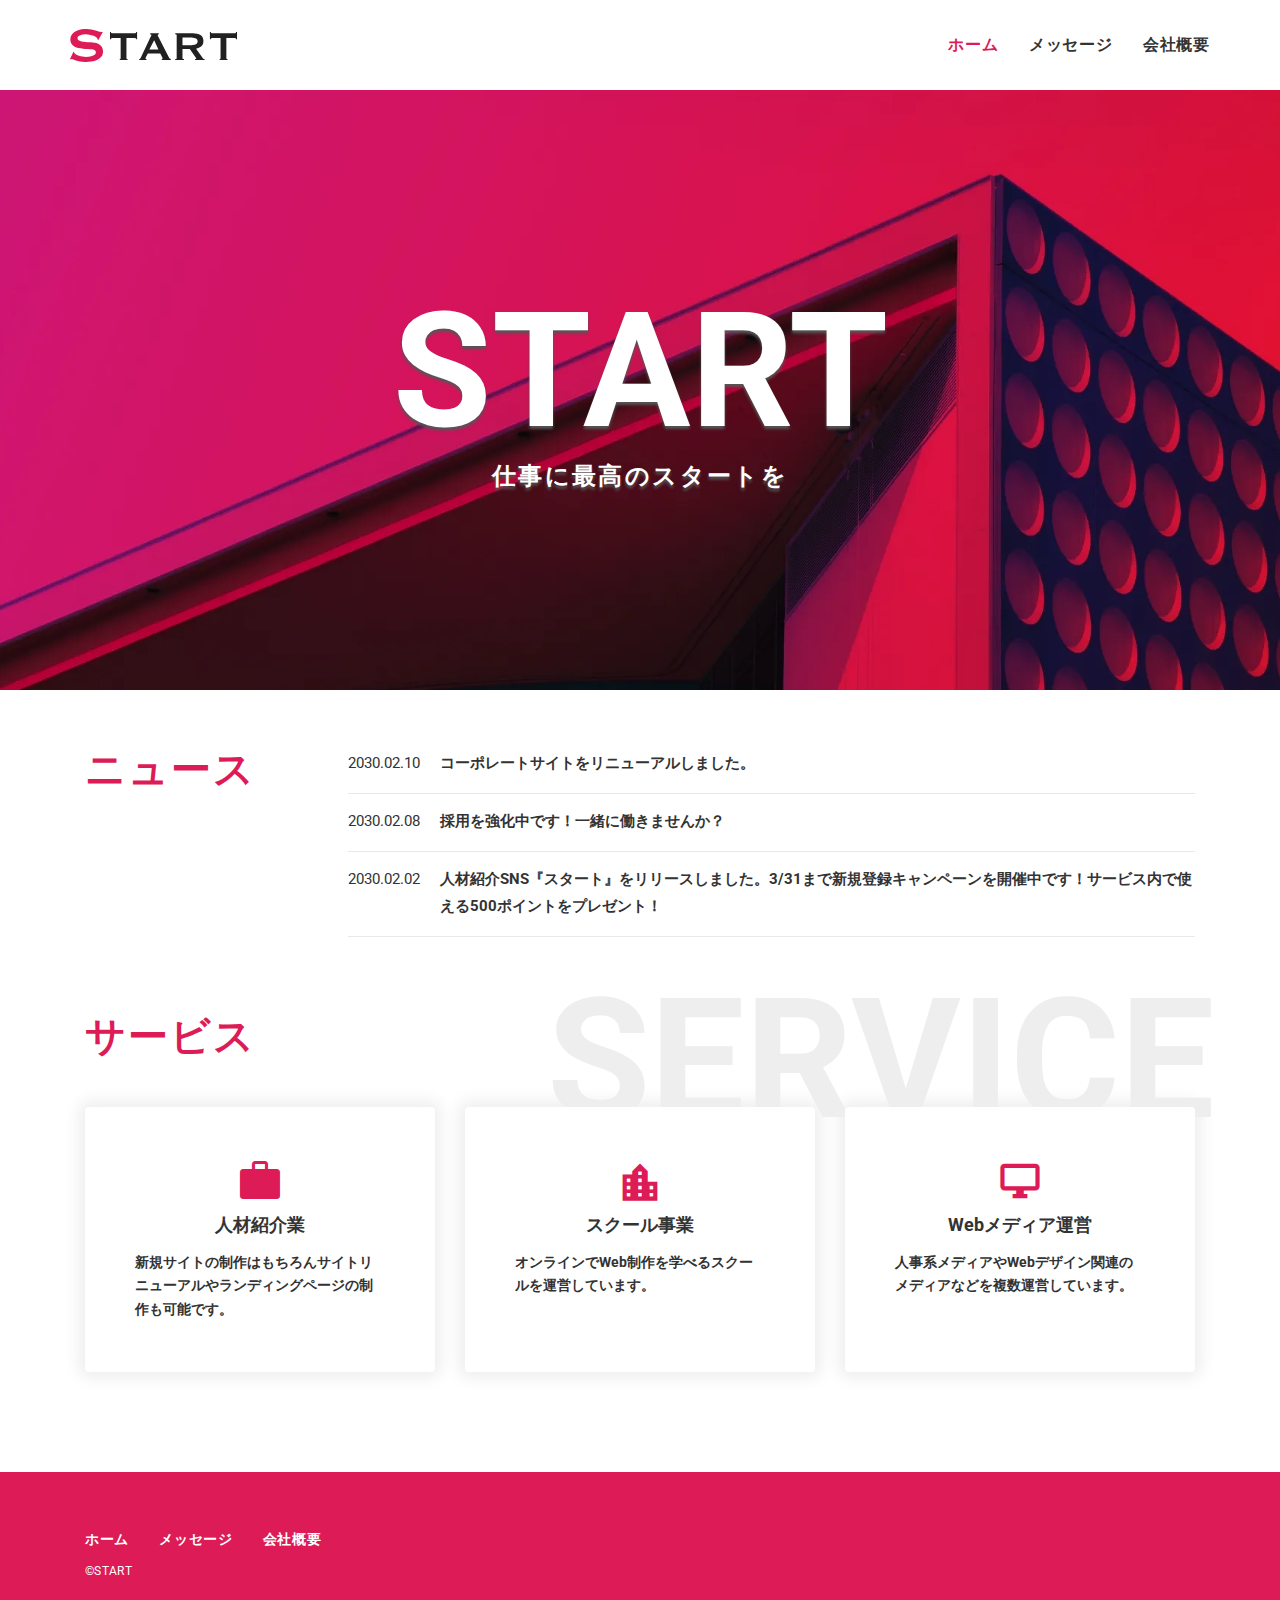
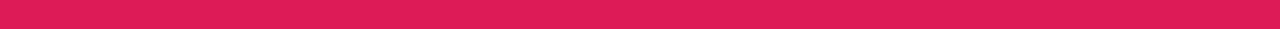
<file: index.html>
<!DOCTYPE html>
<html lang="ja">

<head>
  <meta charset="UTF-8">
  <meta name="viewport" content="width=device-width, initial-scale=1.0">
  <title>START</title>
  <link rel="stylesheet" href="style.css">
  <link rel="stylesheet" href="index.css">
  <link rel="icon" href="icon.webp">
<link rel="stylesheet" href="https://fonts.googleapis.com/css2?family=Material+Symbols+Outlined:opsz,wght,FILL,GRAD@20..48,100..700,0..1,-50..200" />

  <link rel="preconnect" href="https://fonts.googleapis.com">
<link rel="preconnect" href="https://fonts.gstatic.com" crossorigin>
<link href="https://fonts.googleapis.com/css2?family=Roboto:wght@400;700&display=swap" rel="stylesheet">

  </script>
</head>

<body>
  <header class="header">
    <a href="index.html"><img class="logo" src="logo (2).svg" alt="START"></a>
    <div class="menu">
      <i class="line"></i>
      <i class="line"></i>
      <i class="line"></i>
      </div>
      <nav class="sp-nav">
        <ul class="sp-nav__list">
          <li class="sp-nav__link sp-nav__link--active"><a href="index.html">ホーム</a></li>
          <li class="sp-nav__link"><a href="message.html">メッセージ</a></li>
          <li class="sp-nav__link"><a href="company.html">会社概要</a></li>
        </ul>
      </nav>
        <nav>
          <ul class="gnav__list">
            <li class="gnav__link gnav__link--active"><a href="index.html">ホーム</a></li>
            <li class="gnav__link"><a href="message.html">メッセージ</a></li>
            <li class="gnav__link"><a href="company.html">会社概要</a></li>
          </ul>
        </nav>
  </header>
  <main>
    <div class="mv">
      <h2 class="mv__title">START
      <span class="mv__subtitle">仕事に最高のスタートを</span>
    </h2>
    </div>
    <section class="news">
      <section class="news__container">
        <div class="news__heading">
          <h3 class="heading-primary">ニュース</h3>
        </div>
        <ul class="news-list__list">
          <li class="news-list__item">
            <a href="#" class="news-list__link">
              <p class="news__date">2030.02.10</p>
              <p class="news-list__title">コーポレートサイトをリニューアルしました。</p>
            </a>
          </li>
          <li class="news-list__item">
            <a href="#" class="news-list__link">
              <p class="news__date">2030.02.08</p>
              <p class="news-list__title">採用を強化中です！一緒に働きませんか？</p>
            </a>
          </li>
          <li class="news-list__item">
            <a href="#" class="news-list__link">
              <p class="news__date">2030.02.02</p>
              <p class="news-list__title">人材紹介SNS『スタート』をリリースしました。3/31まで新規登録キャンペーンを開催中です！サービス内で使える500ポイントをプレゼント！</p>
            </a>
          </li>
        </ul>
      </section>
    </section>
    <section class="service">
      <div class="background">
      <h3 class="heading-primary ">サービス</h3>
      <p class="back-string">SERVICE</p>
    </div>
      <section class="service__container">
        <ul class="service-list">
          <li class="service-list__item">
            <span class="material-symbols-outlined service__icon work">
              work
            </span>
            <p class="service-list__title">人材紹介業</p>
            <p class="service-list__text">新規サイトの制作はもちろんサイトリニューアルやランディングページの制作も可能です。</p>
          </li>
          <li class="service-list__item">
            <span class="material-symbols-outlined service__icon">
              location_city
              </span>
            <p class="service-list__title">スクール事業</p>
            <p class="service-list__text">オンラインでWeb制作を学べるスクールを運営しています。</p>
          </li>
          <li class="service-list__item">
            <span class="material-symbols-outlined service__icon">
              desktop_windows
              </span>
            <p class="service-list__title">Webメディア運営</p>
            <p class="service-list__text">人事系メディアやWebデザイン関連のメディアなどを複数運営しています。</p>
          </li>
        </ul>
      </section>
    </section>
  </main>
  <footer class="footer">
    <section class="footer__container">
      <ul class="footer-nav__list">
        <li><a href="index.html">ホーム</a></li>
        <li><a href="message.html">メッセージ</a></li>
        <li><a href="company.html">会社概要</a></li>
      </ul>
      <small class="copyright">©START</small>
    </section>
  </footer>
  <script src="main.js"></script>
</body>

</html>
</file>
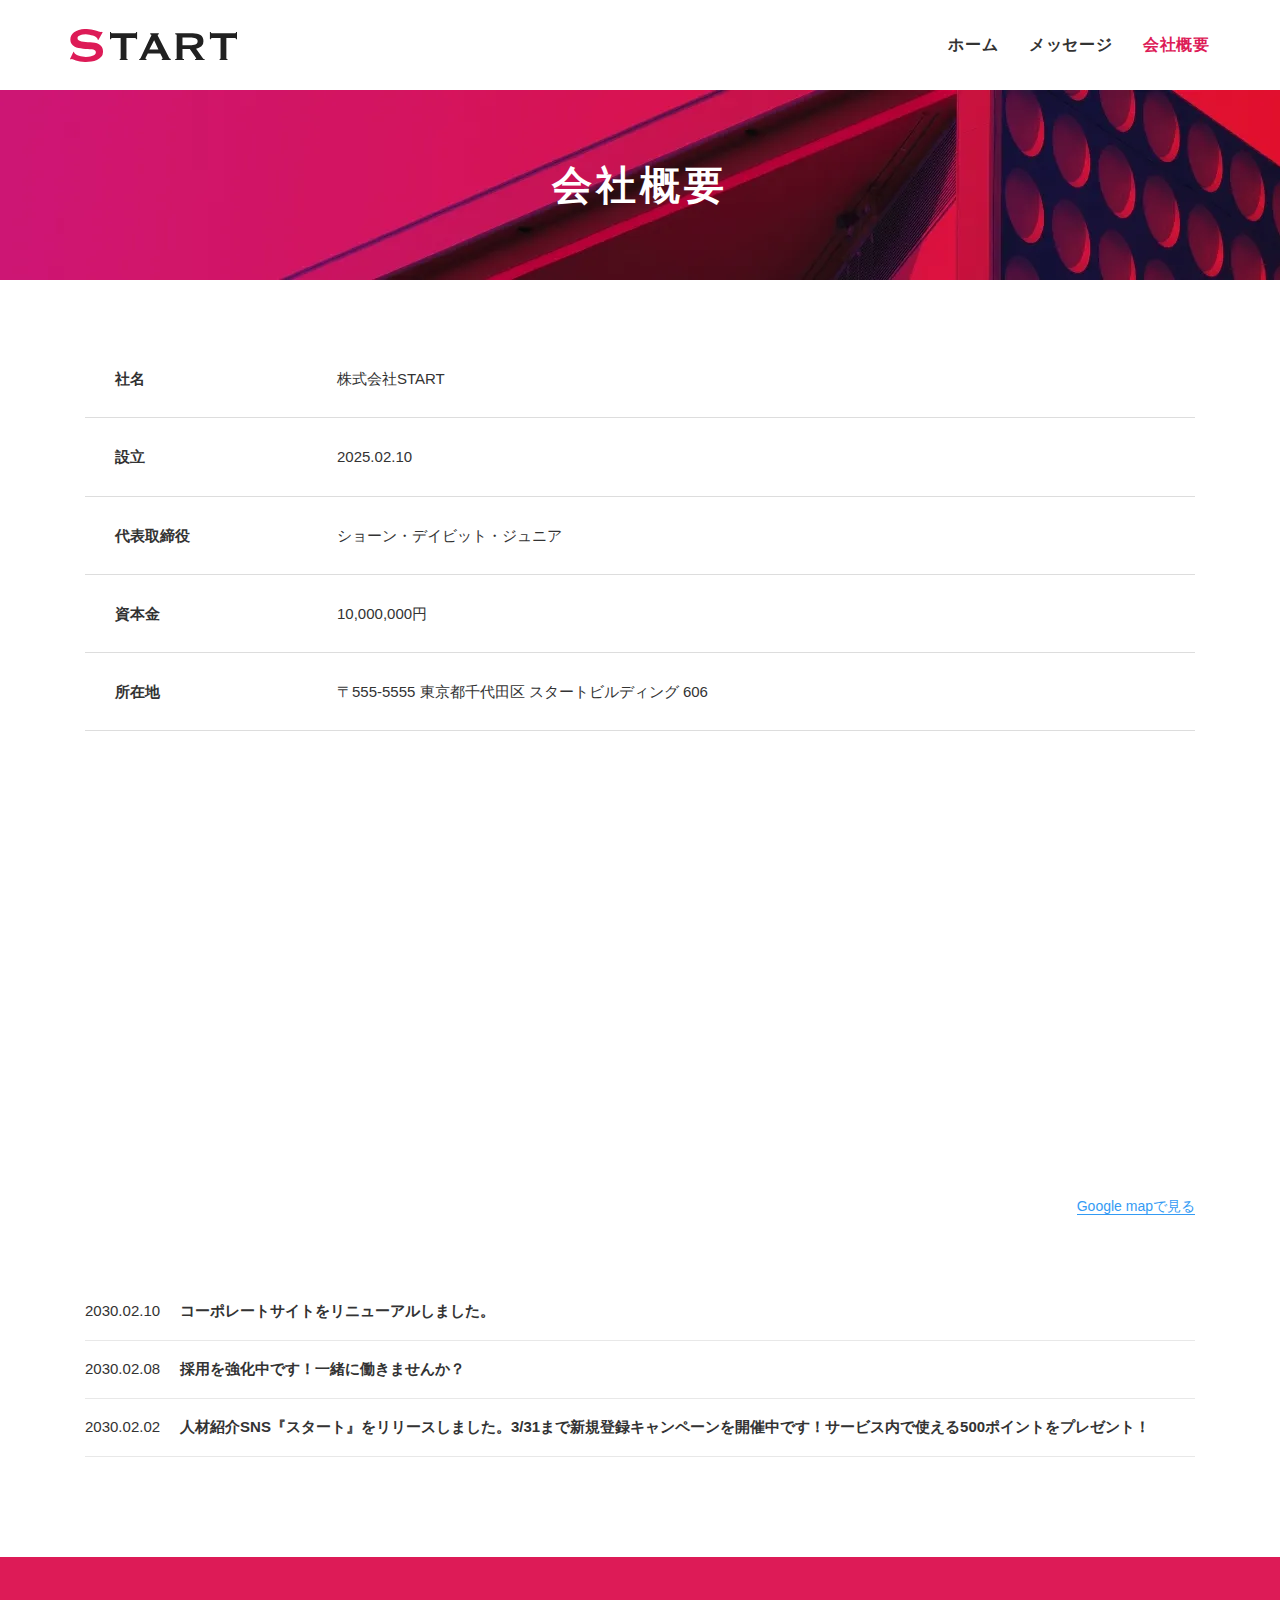
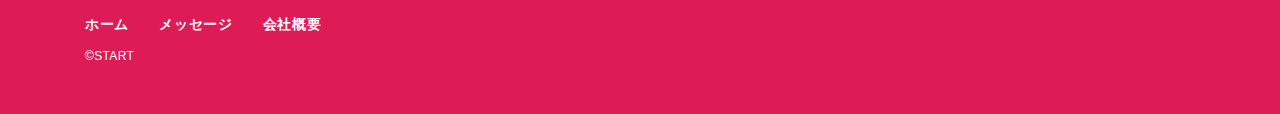
<file: company.html>
<!DOCTYPE html>
<html lang="ja">
<head>
  <meta charset="UTF-8">
  <meta name="viewport" content="width=device-width, initial-scale=1.0">
  <title>会社概要 - スタート</title>
  <link rel="stylesheet" href="style.css">
  <link rel="stylesheet" href="company.css">
  <link rel="icon" href="icon.webp">
  <link rel="stylesheet" href="https://fonts.googleapis.com/css2?family=Material+Symbols+Outlined:opsz,wght,FILL,GRAD@24,400,0,0" />
</head>
<body>
  <header class="header">
    <a href="index.html"><img class="logo" src="logo (2).svg" alt="START"></a>
    <div class="menu">
      <i class="line"></i>
      <i class="line"></i>
      <i class="line"></i>
      </div>
      <nav class="sp-nav">
        <ul class="sp-nav__list">
          <li class="sp-nav__link"><a href="index.html">ホーム</a></li>
          <li class="sp-nav__link"><a href="message.html">メッセージ</a></li>
          <li class="sp-nav__link sp-nav__link--active"><a href="company.html">会社概要</a></li>
        </ul>
      </nav>
        <nav>
          <ul class="gnav__list">
            <li class="gnav__link"><a href="index.html">ホーム</a></li>
            <li class="gnav__link"><a href="message.html">メッセージ</a></li>
            <li class="gnav__link gnav__link--active"><a href="company.html">会社概要</a></li>
          </ul>
        </nav>
  </header>
  <main>
    <div class="page-header">
      <h1 class="page-header__title">会社概要</h1>
    </div>
    <section class="table__container">    
      <table class="table">
        <tbody>
        <tr class="row">
          <th class="table-head">社名</th>
          <td class="table-data">株式会社START</td>
        </tr>
        <tr class="row">
          <th class="table-head">設立</th>
          <td class="table-data">2025.02.10</td>
        </tr>
        <tr class="row">
          <th class="table-head">代表取締役</th>
          <td class="table-data">ショーン・デイビット・ジュニア</td>
        </tr>
        <tr class="row">
          <th class="table-head">資本金</th>
          <td class="table-data">10,000,000円</td>
        </tr>
        <tr class="row">
          <th class="table-head">所在地</th>
          <td class="table-data">〒555-5555 東京都千代田区 スタートビルディング 606</td>
        </tr>  
        </tbody>
      </table>
      </section>
      <div class="map__container">
      <iframe src="https://www.google.com/maps/embed?pb=!1m18!1m12!1m3!1d3240.8278537074366!2d139.76454987571887!3d35.681240529973664!2m3!1f0!2f0!3f0!3m2!1i1024!2i768!4f13.1!3m3!1m2!1s0x60188bfbd89f700b%3A0x277c49ba34ed38!2z5p2x5Lqs6aeF!5e0!3m2!1sja!2sjp!4v1700661766854!5m2!1sja!2sjp" style="border:0;" allowfullscreen="" loading="lazy" referrerpolicy="no-referrer-when-downgrade" class="map"></iframe>
      <div class="map__nav">
      <a href="https://www.google.co.jp/maps/place/%E6%9D%B1%E4%BA%AC%E9%A7%85/@35.6812362,139.7671248,17z/data=!3m1!4b1!4m6!3m5!1s0x60188bfbd89f700b:0x277c49ba34ed38!8m2!3d35.6812362!4d139.7671248!16zL20vMDFfdnY3?hl=ja&entry=ttu">Google mapで見る</a>
      </div>
    </div>  

       <ul class="news__container">
        <li class="news-list__item">
          <a href="#" class="news-list__link">
            <p class="news__date">2030.02.10</p>
            <p class="news-list__title">コーポレートサイトをリニューアルしました。</p>
          </a>
        </li>
        <li class="news-list__item">
          <a href="#" class="news-list__link">
            <p class="news__date">2030.02.08</p>
            <p class="news-list__title">採用を強化中です！一緒に働きませんか？</p>
          </a>
        </li>
        <li class="news-list__item">
          <a href="#" class="news-list__link">
            <p class="news__date">2030.02.02</p>
            <p class="news-list__title">人材紹介SNS『スタート』をリリースしました。3/31まで新規登録キャンペーンを開催中です！サービス内で使える500ポイントをプレゼント！</p>
          </a>
        </li>
      </ul>
</main>
<footer class="footer">
  <section class="footer__container">
    <ul class="footer-nav__list">
      <li><a href="index.html">ホーム</a></li>
      <li><a href="message.html">メッセージ</a></li>
      <li><a href="company.html">会社概要</a></li>
    </ul>
    <small class="copyright">©START</small>
  </section>
</footer>
<script src="main.js"></script>
</body>
</html>
</file>
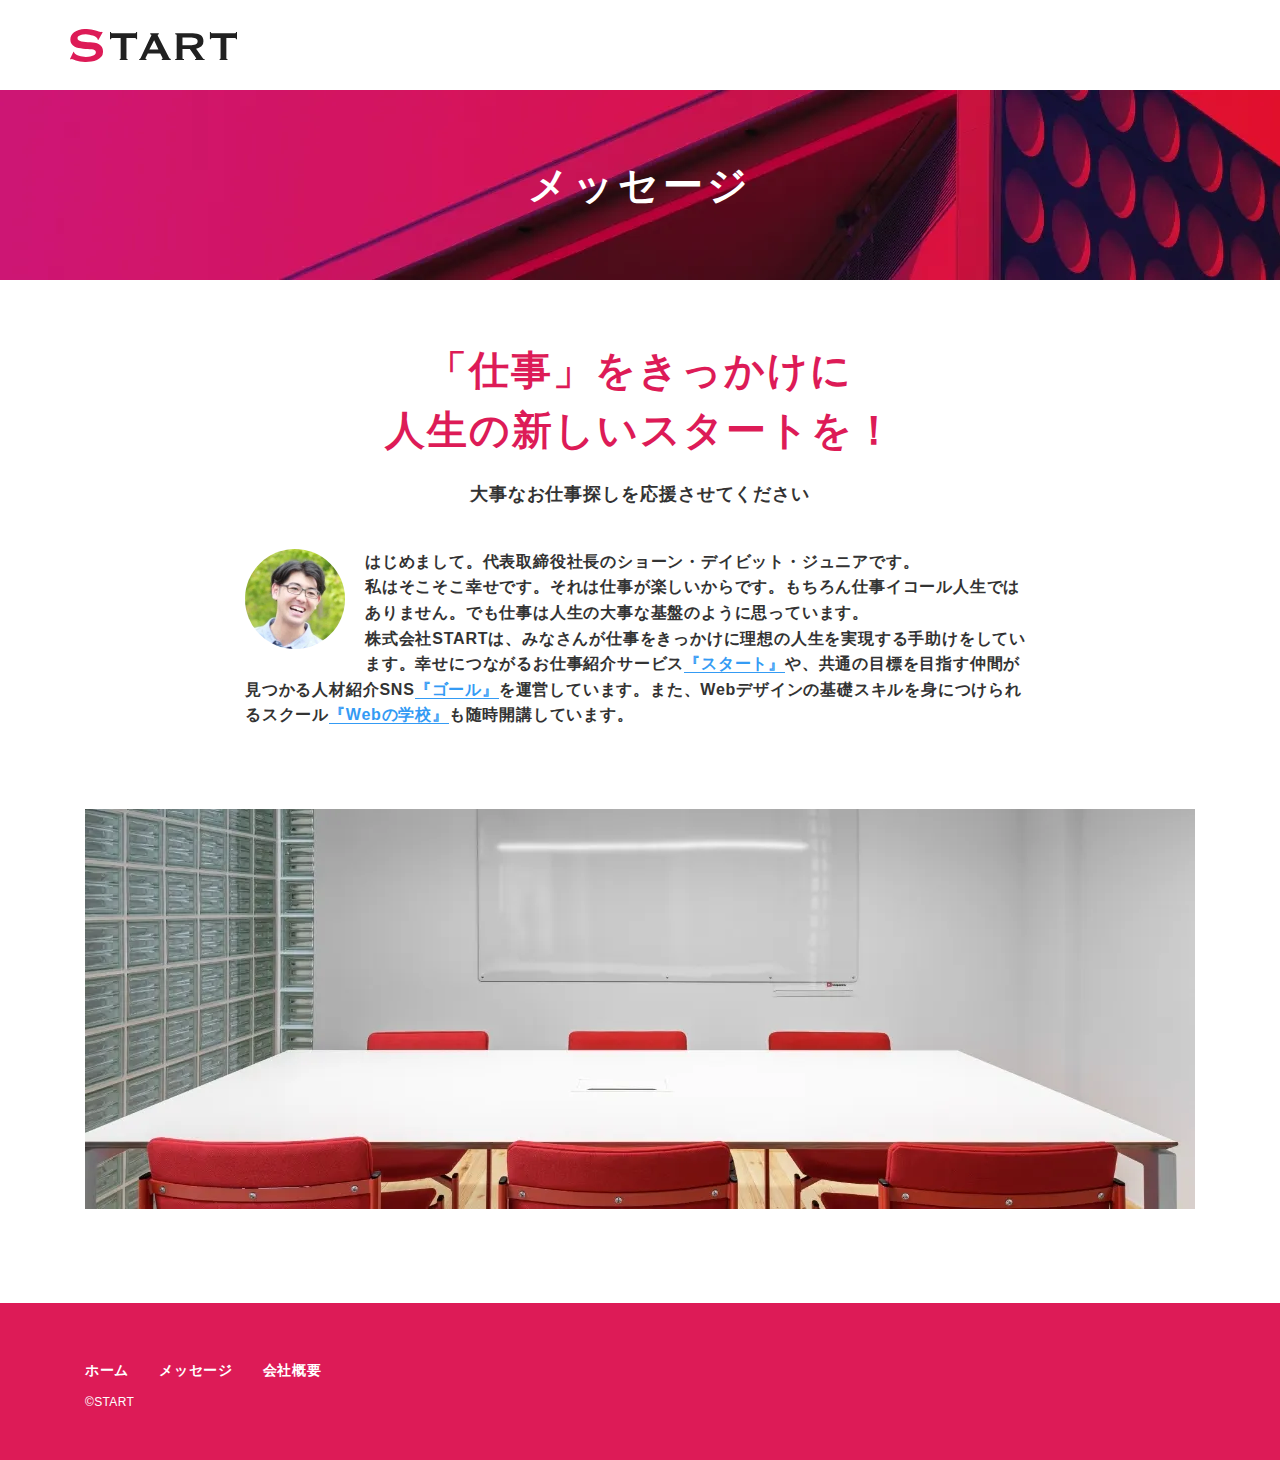
<file: message.html>
<!DOCTYPE html>
<html lang="ja">

<head>
  <meta charset="UTF-8">
  <meta name="viewport" content="width=device-width, initial-scale=1.0">
  <title>メッセージ - スタート</title>
  <link rel="stylesheet" href="style.css">
  <link rel="stylesheet" href="message.css">
  <link rel="icon" href="icon.webp">
  <link rel="stylesheet"
    href="https://fonts.googleapis.com/css2?family=Material+Symbols+Outlined:opsz,wght,FILL,GRAD@24,400,0,0" />


</head>

<body>
  <header class="header">
    <a href="index.html"><img class="logo" src="logo (2).svg" alt="START"></a>
    <div class="menu">
      <i class="line"></i>
      <i class="line"></i>
      <i class="line"></i>
      </div>
      <nav class="sp-nav">
        <ul class="sp-nav__list">
          <li class="sp-nav__link"><a href="index.html">ホーム</a></li>
          <li class="sp-nav__link sp-nav__link--active"><a href="message.html">メッセージ</a></li>
          <li class="sp-nav__link"><a href="company.html">会社概要</a></li>
        </ul>
      </nav>
  </header>
  <main>
    <div class="page-header">
      <h1 class="page-header__title">メッセージ</h1>
    </div>
    <h2 class="message__title">「仕事」をきっかけに<br>人生の新しいスタートを！</h2>
    <h3 class="message__subtitle">大事なお仕事探しを応援させてください</h3>
    <section class="message__container">
      <div class="message">
        <img src="ceo.webp" alt="CEOの顔写真" class="ceo">
        <p class="message__text">はじめまして。代表取締役社長のショーン・デイビット・ジュニアです。<br>
          私はそこそこ幸せです。それは仕事が楽しいからです。もちろん仕事イコール人生ではありません。でも仕事は人生の大事な基盤のように思っています。<br>
          株式会社STARTは、みなさんが仕事をきっかけに理想の人生を実現する手助けをしています。幸せにつながるお仕事紹介サービス<a href="#"
            class="blue-link">『スタート』</a>や、共通の目標を目指す仲間が見つかる人材紹介SNS<a href="#"
            class="blue-link">『ゴール』</a>を運営しています。また、Webデザインの基礎スキルを身につけられるスクール<a href="#"
            class="blue-link">『Webの学校』</a>も随時開講しています。
        </p>
      </div>
    </section>
    <div class="room">
      <img src="office.webp" alt="オフィスの写真" class="room__img">
    </div>
  </main>
  <footer class="footer">
    <section class="footer__container">
      <ul class="footer-nav__list">
        <li><a href="index.html">ホーム</a></li>
        <li><a href="message.html">メッセージ</a></li>
        <li><a href="company.html">会社概要</a></li>
      </ul>
      <small class="copyright">©START</small>
    </section>
  </footer>
  <script src="main.js"></script>
</body>

</html>
</file>
<file: style.css>
@charset "utf-8";

/*
html5doctor.com Reset Stylesheet
v1.6.1
Last Updated: 2010-09-17
Author: Richard Clark - http://richclarkdesign.com
Twitter: @rich_clark
*/

* {
  box-sizing: border-box;
}

html,
body,
div,
span,
object,
iframe,
h1,
h2,
h3,
h4,
h5,
h6,
p,
blockquote,
pre,
abbr,
address,
cite,
code,
del,
dfn,
em,
img,
ins,
kbd,
q,
samp,
small,
strong,
sub,
sup,
var,
b,
i,
dl,
dt,
dd,
ol,
ul,
li,
fieldset,
form,
label,
legend,
table,
caption,
tbody,
tfoot,
thead,
tr,
th,
td,
article,
aside,
canvas,
details,
figcaption,
figure,
footer,
header,
hgroup,
menu,
nav,
section,
summary,
time,
mark,
ruby,
audio,
video {
  margin: 0;
  padding: 0;
  border: 0;
  outline: 0;
  font-size: 100%;
  vertical-align: baseline;
  background: transparent;
}

body {
  line-height: 1.5;
}

img {
  width: 100%;
  height: auto;
  object-fit: cover;
}

button {
  background-color: transparent;
  border: none;
  cursor: pointer;
  outline: none;
  padding: 0;
  appearance: none;
}

article,
aside,
details,
figcaption,
figure,
footer,
header,
hgroup,
menu,
nav,
section {
  display: block;
}

nav ul {
  list-style: none;
}

li {
  list-style: none;
}

a {
  margin: 0;
  padding: 0;
  font-size: 100%;
  vertical-align: baseline;
  background: transparent;
}

input,
select {
  vertical-align: middle;
}

/*end reset css*/

/* common */
body{
  color:#333333;
  font-family:Roboto, "Noto Sans JP", Arial, "Hiragino Kaku Gothic ProN", "Hiragino Sans", Meiryo, sans-serif;
}
a{
  all:unset;
  cursor:pointer;
}

/* header */
.header{
  height: 90px;
  display: flex;
  justify-content: space-between;
  align-items: center;
  margin:0 70px;
}

.logo{
  width:167px;
  vertical-align: bottom;
}

.gnav__list{
  display: flex;
  gap:30px;
  font-size: 16px;
  font-weight: 700;
  line-height: 1;
  letter-spacing: 0.8px;
}

.gnav__link:hover{
  color:#dd1b57;
}

.gnav__link--active{
  color:#dd1b57;
}

.sp-nav__list{
  display: none;
}


/* footer */
.footer{
  height:157px;
  background-color: #dd1b57;
  color:#ffffff;
}

.footer__container{
  max-width:1170px;
  margin:0 auto;
  padding:60px 30px 0;
}

.footer-nav__list{
  display:flex;
  gap:30px;
  font-size: 14px;
  line-height: 1;
  letter-spacing: 0.7px;
  font-weight: bold;
  margin-bottom: 12px;
}

.copyright{
  font-size: 12px;
  line-height: 1.15;
  letter-spacing: 0.36px;
}

@media(max-width:767px){
  /* header */
  .header{
    height: 60px;
    display: flex;
    justify-content: space-between;
    align-items: center;
    margin:0 0 0 20px;
    position: relative;
  }
  
  .logo{
    width:107px;
    height:30px;
    object-fit: contain;
  }
  
  .gnav__list{
    display: none;
  }

  .gnav__link:hover{
    color:#ffffff;
  }

  .sp-nav{
    position:fixed;
    top:0;
    right:-180px;
    bottom:0;
    z-index: 10;
    width:180px;
    background-color:#dd1b57;
    color:#ffffff;
    transition:.3s
  }

  .sp-nav__list{
    display:flex;
    flex-direction: column;
    gap:17px;
    padding-top: 87px;
    padding-left:50px;
    font-weight: bold;
  }

  .nav-active{
    transform:translateX(-180px);
  }

  .sp-nav__link--active{
    color:rgb(237,163,186);
  }

  .sp-nav__link--active:hover{
    color:rgb(237,163,186);
  }
  .menu{
    position: absolute;
    top:0;
    right:0;
    z-index: 11;
    width:60px;
    height:60px;
    background-color: #dd1b57;
    text-align: center;
    color:#ffffff;
  }

  .line{
    position:absolute;
    background-color:white;
    right:17px;
    width:27px;
    height:2px;
    transition:.3s;
  }

  .line:nth-last-of-type(1){
    top:21px;
  }

  .line:nth-last-of-type(2){
    top:29px;
  }

  .line:nth-last-of-type(3){
    top:37px;
  }

  .menu-active .line:nth-last-of-type(1){
    transform:translateY(8px) rotate(45deg);
  }

  .menu-active .line:nth-last-of-type(2){
    opacity:0;
  }

  .menu-active .line:nth-last-of-type(3){
    transform:translateY(-8px) rotate(-45deg);
  }
  

  /* footer */
.footer{
  height:116px;
}

.footer__container{
  padding:40px 0 0;
  margin-left:20px;
}

.footer-nav__list{
  gap:25px;
  font-size: 12px;
  letter-spacing: 0.6px;
  margin-bottom: 13px;
}

}
</file>
<file: index.css>
@charset "utf-8";

/*
html5doctor.com Reset Stylesheet
v1.6.1
Last Updated: 2010-09-17
Author: Richard Clark - http://richclarkdesign.com
Twitter: @rich_clark
*/

* {
  box-sizing: border-box;
}

html,
body,
div,
span,
object,
iframe,
h1,
h2,
h3,
h4,
h5,
h6,
p,
blockquote,
pre,
abbr,
address,
cite,
code,
del,
dfn,
em,
img,
ins,
kbd,
q,
samp,
small,
strong,
sub,
sup,
var,
b,
i,
dl,
dt,
dd,
ol,
ul,
li,
fieldset,
form,
label,
legend,
table,
caption,
tbody,
tfoot,
thead,
tr,
th,
td,
article,
aside,
canvas,
details,
figcaption,
figure,
footer,
header,
hgroup,
menu,
nav,
section,
summary,
time,
mark,
ruby,
audio,
video {
  margin: 0;
  padding: 0;
  border: 0;
  outline: 0;
  font-size: 100%;
  vertical-align: baseline;
  background: transparent;
}

body {
  line-height: 1.5;
}

img {
  width: 100%;
  height: auto;
  object-fit: cover;
}

button {
  background-color: transparent;
  border: none;
  cursor: pointer;
  outline: none;
  padding: 0;
  appearance: none;
}

article,
aside,
details,
figcaption,
figure,
footer,
header,
hgroup,
menu,
nav,
section {
  display: block;
}

nav ul {
  list-style: none;
}

li {
  list-style: none;
}

a {
  margin: 0;
  padding: 0;
  font-size: 100%;
  vertical-align: baseline;
  background: transparent;
}

input,
select {
  vertical-align: middle;
}

/*end reset css*/
/* common */
.heading-primary{
  font-size: 40px;
  line-height: 1;
  letter-spacing: 2px;
  color:#dd1b57;
  white-space: nowrap;
}
/* mainvisual */
.mv{
  height:600px;
  color:#ffffff;
  background-image: url("pc_mv.webp");
  background-size: cover;
  background-position: center center;
  position:relative;
}

.mv__title{
  font-size: 160px;
  line-height: 1;
  font-weight: bold;
  letter-spacing: normal;
  text-shadow: 0 3px 3px #555555;
  position: absolute;
  top: 50%;
  left:50%;
  transform: translate(-50%, -50%);
}

.mv__subtitle{
  display: block;
  font-size: 24px;
  line-height: 1;
  letter-spacing: 2.4px;
  text-align: center;
  margin-top: 12px;
}

/* news */
.news{
  margin-top:60px;
}

.news__container{
  max-width: 1170px;
  margin:0 auto;
  padding:0 30px;
  display: flex;
  gap:92px;
}

.news-list__item{
font-size: 15px;
line-height: 1.8;
}

.news-list__item:hover{
  color:#dd1b57;
}


.news-list__link{
  display: flex;
  gap:20px;
  padding-bottom: 16px;
  border-bottom: 1px solid rgb(232,232,232);
}

.news-list__item:nth-child(2),
.news-list__item:nth-child(3){
  margin-top: 14px;
}

.news-list__title{
  font-weight: bold;
}

/* service */
.service{
  margin-top: 80px;
}

.service__container{
  max-width: 1170px;
  margin:0 auto;
  padding:0 30px;
}

.background{
  position:relative;
  max-width: 1170px;
  margin:0 auto;
  padding:0 30px;
}

.back-string{
  position:absolute;
  right:10px;
  top:-83px;
  font-size:168px;
  font-weight: bold;
  color:#eeeeee;
  z-index: -1;
}

.service-list{
  display: flex;
  gap:30px;
  margin:50px 0 100px;
}

.service-list__item{
  width:calc((100% - 60px) / 3);
  box-shadow: 0 0 16px 6px #eeeeee;
  border-radius: 4px;
  text-align: center;
  background-color: #ffffff;
}

.service__icon{
  font-size: 48px!important;
  color:#dd1b57;
  vertical-align: bottom;
  margin-top: 50px;
  font-variation-settings: 'wght' 500,'opsz' 20;
}


.work{
  font-variation-settings: 'FILL' 1;
}

.service-list__title{
  font-size: 18px;
  line-height: 1.15;
  font-weight: bold;
  margin-top: 10px;
}
.service-list__text{
  font-size: 14px;
  line-height: 1.7;
  font-weight: bold;
  text-align: left;
  padding:0 53px 50px 50px;
  margin-top: 15px;
}

@media(max-width:767px){
  /* common */
.heading-primary{
  font-size: 32px;
  letter-spacing: 1.6px;
}
  /* mainvisual */
  .mv{
    height:460px;
    background-image: url("sp_mv.webp");
    position:relative;
  }
  
  .mv__title{
    font-size: 80px;
    text-shadow: 0 3px 3px #555555;
    position: absolute;
    top: 50%;
    left:50%;
    transform: translate(-50%, -50%);
  }
  
  .mv__subtitle{
    font-size: 20px;
    line-height: 1;
    letter-spacing: 2px;
    font-weight: 400;
    margin-top: 10px;
  }

  /* news */
.news{
  margin:0 20px;
}

.news__container{
  margin-top: 40px;
  padding:0;
  flex-direction: column;
  gap:20px;
}

.news-list__item{
font-size: 15px;
}

.news-list__item:hover{
  color: #dd1b57;
}

.news-list__link{
  flex-direction: column;
  gap:0;
}

.news__date{
  line-height: 1.8;
}

.news-list__title{
  line-height: 1.6;
}

/* service */

.service{
  margin-top:0;
}
.service__container{
  margin:0 20px 0 20px;
  padding:0;
}

.background{
  position:relative;
  padding:50px 0 20px 20px;
  overflow: hidden;
}
.back-string{
  position: absolute;
  right:-20px;
  top:25px;
  font-size:70px;
  font-weight: bold;
  color:#eeeeee;
  z-index: 9;

}

.service-list{
  flex-direction: column;
  gap:20px;
  margin:0 0 60px;
}

.service-list__item{
  width:100%;
}

.service__icon{
  font-size: 60px!important;
  margin-top: 40px;
}

.service-list__title{
  font-size: 16px;
  margin-top: 5px;
}
.service-list__text{
  padding:0 30px 40px 30px;
  margin-top: 10px;
}

}
</file>
<file: company.css>
@charset "utf-8";

/*
html5doctor.com Reset Stylesheet
v1.6.1
Last Updated: 2010-09-17
Author: Richard Clark - http://richclarkdesign.com
Twitter: @rich_clark
*/

* {
  box-sizing: border-box;
}

html,
body,
div,
span,
object,
iframe,
h1,
h2,
h3,
h4,
h5,
h6,
p,
blockquote,
pre,
abbr,
address,
cite,
code,
del,
dfn,
em,
img,
ins,
kbd,
q,
samp,
small,
strong,
sub,
sup,
var,
b,
i,
dl,
dt,
dd,
ol,
ul,
li,
fieldset,
form,
label,
legend,
table,
caption,
tbody,
tfoot,
thead,
tr,
th,
td,
article,
aside,
canvas,
details,
figcaption,
figure,
footer,
header,
hgroup,
menu,
nav,
section,
summary,
time,
mark,
ruby,
audio,
video {
  margin: 0;
  padding: 0;
  border: 0;
  outline: 0;
  font-size: 100%;
  vertical-align: baseline;
  background: transparent;
}

body {
  line-height: 1.5;
}

img {
  width: 100%;
  height: auto;
  object-fit: cover;
}

button {
  background-color: transparent;
  border: none;
  cursor: pointer;
  outline: none;
  padding: 0;
  appearance: none;
}

article,
aside,
details,
figcaption,
figure,
footer,
header,
hgroup,
menu,
nav,
section {
  display: block;
}

nav ul {
  list-style: none;
}

li {
  list-style: none;
}

a {
  margin: 0;
  padding: 0;
  font-size: 100%;
  vertical-align: baseline;
  background: transparent;
}

input,
select {
  vertical-align: middle;
}

/*end reset css*/
.page-header{
  height:190px;
  background-image: url("pc_header.webp");
  background-size: cover;
  background-position: center center;
  position:relative;
}

.page-header__title{
  position:absolute;
  top:50%;
  left:50%;
  transform: translate(-50%, -50%);
  font-size: 40px;
  line-height: 1;
  letter-spacing: 4px;
  color:#ffffff;
}

/* table */

.table__container{
  max-width: 1170px;
  margin:60px auto 50px;
  padding:0 30px;
}

.table{
  width:100%;
  border-collapse: collapse;
  text-align: left;
  padding:30px;
  font-size: 15px;
  line-height: 1.15;
  letter-spacing: normal;
}

.table-head{
  width:20%;
  border-bottom: 1px solid #dddddd;
  font-weight: bold;
  padding:30px;
}

.table-data{
  width:80%;
  border-bottom: 1px solid #dddddd;
  padding:30px;
}

/* map */
.map__container{
  max-width: 1170px;
  height:400px;
  padding:0 30px;
  margin:0 auto 116px;
}

.map{
  width:100%;
  height:100%;
}

.map__nav{
  width:fit-content;
  color:#349bf4;
  border-bottom:1px solid  #349bf4;
  cursor: pointer;
  margin:0 0 0 auto;
  font-size: 14px;
  line-height:1.15;
  letter-spacing: normal;
  margin-top: 10px;
}
/* news */
.news__container{
  max-width: 1170px;
  margin:0 auto 100px;
  padding:0 30px;
  gap:92px;
}

.news-list__item{
font-size: 15px;
line-height: 1.8;
}

.news-list__item:hover{
  color:#dd1b57;
}

.news-list__link{
  display: flex;
  gap:20px;
  padding-bottom: 16px;
  border-bottom: 1px solid rgb(232,232,232);
}

.news-list__item:nth-child(2),
.news-list__item:nth-child(3){
  margin-top: 14px;
}

.news-list__title{
  font-weight: bold;
}


@media(max-width:767px){
  /* mainvisual */
  .page-header{
    height:160px;
    background-image: url("sp_header.webp");
  }
  
  .page-header__title{
    font-size: 28px;
    letter-spacing: 2.8px;
  }

  /* table */
  .table__container{
    margin:40px 20px 50px;
    padding:0;
  }
  
  .table{
    padding:0;
    font-size: 14px;
    line-height: 1.5;
  }
  
  .table-head{
    width:100px;
    border-bottom: 1px solid #dddddd;
    font-weight: bold;
    padding:20px 0;
  }
  
  .table-data{
    width:max-content;
    border-bottom: 1px solid #dddddd;
    padding:20px 0;
  }
  /* map */
.map__container{
  height:300px;
  padding:0 20px;
  margin:0 auto 78px;
}

.map__nav{
  font-size: 12px;

  margin-top: 10px;
}

   /* news */
.news__container{
  margin:50px 20px 60px;
  padding:0;
  flex-direction: column;
  gap:20px;
}

.news-list__item{
font-size: 15px;
}

.news-list__link{
  flex-direction: column;
  gap:0;
}

.news__date{
  line-height: 1.8;
}

.news-list__title{
  line-height: 1.6;
}


}
</file>
<file: message.css>
@charset "utf-8";

/*
html5doctor.com Reset Stylesheet
v1.6.1
Last Updated: 2010-09-17
Author: Richard Clark - http://richclarkdesign.com
Twitter: @rich_clark
*/

* {
  box-sizing: border-box;
}

html,
body,
div,
span,
object,
iframe,
h1,
h2,
h3,
h4,
h5,
h6,
p,
blockquote,
pre,
abbr,
address,
cite,
code,
del,
dfn,
em,
img,
ins,
kbd,
q,
samp,
small,
strong,
sub,
sup,
var,
b,
i,
dl,
dt,
dd,
ol,
ul,
li,
fieldset,
form,
label,
legend,
table,
caption,
tbody,
tfoot,
thead,
tr,
th,
td,
article,
aside,
canvas,
details,
figcaption,
figure,
footer,
header,
hgroup,
menu,
nav,
section,
summary,
time,
mark,
ruby,
audio,
video {
  margin: 0;
  padding: 0;
  border: 0;
  outline: 0;
  font-size: 100%;
  vertical-align: baseline;
  background: transparent;
}

body {
  line-height: 1.5;
}

img {
  width: 100%;
  height: auto;
  object-fit: cover;
}

button {
  background-color: transparent;
  border: none;
  cursor: pointer;
  outline: none;
  padding: 0;
  appearance: none;
}

article,
aside,
details,
figcaption,
figure,
footer,
header,
hgroup,
menu,
nav,
section {
  display: block;
}

nav ul {
  list-style: none;
}

li {
  list-style: none;
}

a {
  margin: 0;
  padding: 0;
  font-size: 100%;
  vertical-align: baseline;
  background: transparent;
}

input,
select {
  vertical-align: middle;
}

/*end reset css*/
/* mainvisual */

.page-header{
  height:190px;
  background-image: url("pc_header.webp");
  background-size: cover;
  background-position: center center;
  position:relative;
}

.page-header__title{
  position:absolute;
  top:50%;
  left:50%;
  transform: translate(-50%, -50%);
  font-size: 40px;
  line-height: 1;
  letter-spacing: 4px;
  color:#ffffff;
}

/* message */
.message__container{
  max-width: 850px;
  margin:0 auto;
  padding:0 30px;
  background-color: #dd1b57;
}

.message__title{
  font-size: 40px;
  line-height: 1.5;
  letter-spacing: 2px;
  color:#dd1b57;
  text-align: center;
  margin:60px 0 20px;
}

.message__subtitle{
  font-size: 18px;
  line-height: 1.6;
  letter-spacing: 0.9px;
  text-align: center;
  margin:20px 0 40px;
}
.message{
  font-size: 16px;
  line-height: 1.6;
  letter-spacing: 0.8px;
  font-weight: 700;
  float:left;
  margin-bottom: 80px;
}

.ceo{
  width:100px;
  height:100px;
  border-radius: 50%;
  float:left;
  margin:0 20px 20px 0;
}


.blue-link{
  color:#349bf4;
  border-bottom:1px solid  #349bf4;
  cursor: pointer;
}

.room{
  max-width: 1170px;
  padding:0 30px 0;
  margin:300px auto 94px;
}

.room__img{
  display:block;
  max-width: 100%;
  height:auto;
}


@media(max-width:767px){
/* mainvisual */
.page-header{
  height:160px;
  background-image: url("sp_header.webp");
}

.page-header__title{
  font-size: 28px;
  letter-spacing: 2.8px;
}

/* message */
.message__container{
  padding:0 20px;
}
.message__title{
  font-size: 24px;
  letter-spacing: 1.2px;
   margin:40px 0 15px;
}

.message__subtitle{
  font-size: 15px;
  letter-spacing: 0.75px;
  text-align: center;
  margin:0 0 30px;
}
.message{
  font-size: 15px;
  letter-spacing: 0.6px;
  margin-bottom: 50px;
}

.ceo{
  margin:0 15px 20px 0;
}

.room{
  max-width: 1170px;
  height:260px;
  padding:0 20px;
  margin: 300px auto 80px;
  object-fit: cover;

}

.room__img{
  height:100%;
}
}
</file>
